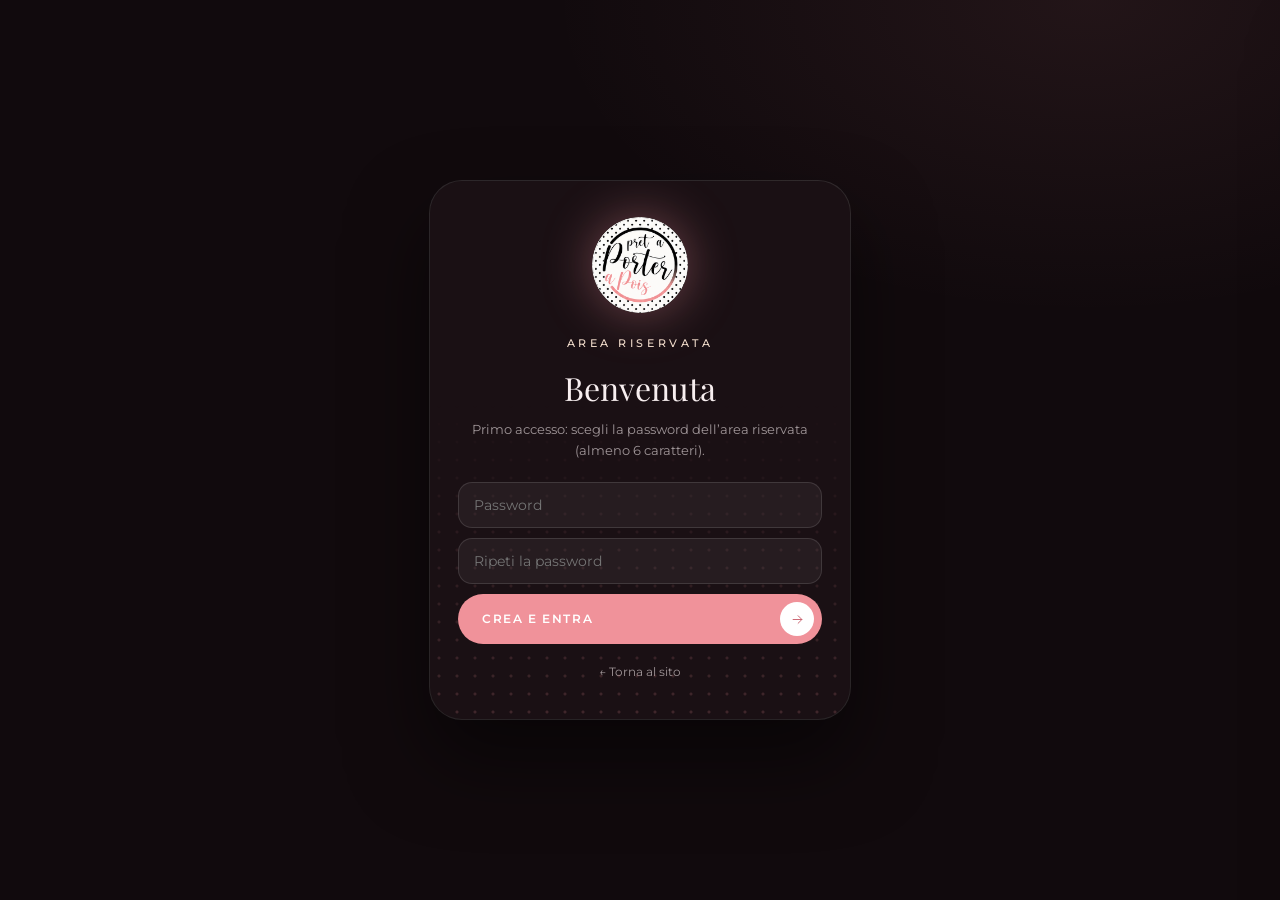
<file: admin.html>
<!doctype html>
<html lang="it">
<head>
<meta charset="utf-8">
<meta name="viewport" content="width=device-width,initial-scale=1,viewport-fit=cover">
<meta name="robots" content="noindex,nofollow">
<title>Area riservata · Prêt à Porter à Pois</title>
<meta name="theme-color" content="#110A0D">
<link rel="icon" href="img/favicon.png">
<link rel="preconnect" href="https://fonts.googleapis.com">
<link rel="preconnect" href="https://fonts.gstatic.com" crossorigin>
<link href="https://fonts.googleapis.com/css2?family=Allura&family=Montserrat:wght@400;500;600;700&family=Playfair+Display:ital,wght@0,400;0,700;1,400&display=swap" rel="stylesheet">
<link rel="stylesheet" href="css/home.css?v=1794435248">
<link rel="stylesheet" href="css/admin.css?v=1794435248">
</head>
<body class="adm">

<!-- accesso -->
<section class="login" id="login" hidden>
  <div class="lbox">
    <img src="img/logo.png" alt="" class="llogo">
    <span class="eyebrow">Area riservata</span>
    <h1 id="lTitle">Bentornata</h1>
    <p id="lText">Inserisci la password per gestire negozio, magazzino e contenuti.</p>
    <form id="lForm">
      <input type="password" id="lPw" autocomplete="current-password" placeholder="Password" required minlength="6">
      <input type="password" id="lPw2" autocomplete="new-password" placeholder="Ripeti la password" minlength="6" hidden>
      <button class="btn rosa"><span id="lBtn">Entra</span><span class="bi"><svg class="ico" viewBox="0 0 24 24"><path d="M5 12h14M13 6l6 6-6 6"/></svg></span></button>
      <p class="lerr" id="lErr" hidden></p>
    </form>
    <a class="back" href="index.html">← Torna al sito</a>
  </div>
</section>

<!-- applicazione -->
<div class="app" id="app" hidden>
  <aside class="side" id="side">
    <a class="sbrand" href="index.html" target="_blank" rel="noopener"><img src="img/logo.png" alt=""><span><b>Prêt à Porter à Pois</b><small>Area riservata</small></span></a>
    <nav id="nav"></nav>
    <div class="sfoot">
      <div class="mode"><i></i><span><b>Modalità prova</b>I dati restano in questo browser</span></div>
      <a class="sitelink" href="index.html" target="_blank" rel="noopener">Apri il sito ↗</a>
      <button class="logout" id="logout">Esci</button>
    </div>
  </aside>
  <div class="sscrim" id="sscrim"></div>
  <main class="main">
    <header class="mtop"><button class="ic burger" id="burger" aria-label="Menu"></button><h1 id="vTitle"></h1><div class="mact" id="mact"></div></header>
    <div class="view" id="view"></div>
  </main>
</div>

<!-- editor del capo -->
<div class="scrim" id="escrim"></div>
<aside class="editor" id="editor" aria-label="Modifica capo"></aside>

<!-- conferma -->
<div class="modal" id="confirm" role="dialog"><div class="scrim on" data-no></div><div class="box"><h3 id="cfT"></h3><p id="cfP" style="color:var(--muted);margin-top:8px"></p><div class="cfa"><button class="btn ghost sm" data-no>Annulla</button><button class="btn rosa sm" id="cfYes"><span>Conferma</span><span class="bi"><svg class="ico" viewBox="0 0 24 24"><path d="M5 12l5 5 9-10"/></svg></span></button></div></div></div>

<input type="file" id="fileCam" accept="image/*" capture="environment" hidden>
<input type="file" id="fileGal" accept="image/*" multiple hidden>
<div class="toast" id="toast"></div>

<script src="js/foto.js?v=1794435248"></script>
<script src="js/db.js?v=1794435248"></script>
<script src="js/inventario.js?v=1794435248"></script>
<script src="js/admin.js?v=1794435248"></script>
</body>
</html>
</file>
<file: css/home.css>
/* Prêt à Porter à Pois — homepage · impostazione "Maison" (scura, sezioni selezionabili) */
:root{
  --bg:#110A0D; --bg-2:#1A1014; --bg-3:#231519;
  --rosa:#F0929A; --rosa-2:#F7B4BA; --rosa-deep:#C9606D; --champagne:#F1DCCB; --cream:#F6EFEA;
  --txt:#F8EFF0; --muted:rgba(248,239,240,.6); --line:rgba(255,255,255,.12); --glass:rgba(255,255,255,.05);
  --nero:#141112;
  --serif:'Playfair Display',Georgia,serif; --script:'Allura','Brush Script MT',cursive; --sans:'Montserrat',system-ui,sans-serif;
  --r:20px; --ease:cubic-bezier(.22,1,.36,1); --pad:clamp(16px,4vw,48px); --head:68px;
}
*{box-sizing:border-box;margin:0;padding:0}
html{-webkit-text-size-adjust:100%;background:var(--bg)}
body{background:var(--bg);color:var(--txt);font-family:var(--sans);font-size:14px;line-height:1.6;overflow-x:clip}
img,svg{display:block;max-width:100%}
a{color:inherit;text-decoration:none}
button{font:inherit;color:inherit;background:none;border:0;cursor:pointer}
::selection{background:var(--rosa);color:#fff}
.wrap{width:min(1280px,100%);margin:0 auto;padding:0 var(--pad)}
.script{font-family:var(--script);font-weight:400;color:var(--rosa)}
.eyebrow{font-size:10.5px;letter-spacing:.34em;text-transform:uppercase;font-weight:500;color:var(--champagne)}
.title{font-family:var(--serif);font-weight:400;font-size:clamp(26px,3.4vw,42px);line-height:1.1}
.title i{color:var(--rosa)}
.ico{width:18px;height:18px;fill:none;stroke:currentColor;stroke-width:1.5;stroke-linecap:round;stroke-linejoin:round;flex-shrink:0}
main,footer,.annunci,header.top{position:relative;z-index:2}

/* ---------- pulsanti morbidi ---------- */
.btn{--bg:var(--txt);--fg:var(--nero);position:relative;display:inline-flex;align-items:center;gap:12px;padding:8px 8px 8px 24px;border-radius:999px;background:var(--bg);color:var(--fg);font-size:11.5px;font-weight:600;letter-spacing:.14em;text-transform:uppercase;transition:transform .4s var(--ease),box-shadow .4s,background .3s,color .3s;white-space:nowrap}
.btn .bi{width:34px;height:34px;border-radius:50%;display:grid;place-items:center;background:var(--nero);color:#fff;transition:transform .5s var(--ease),background .3s}
.btn .bi .ico{width:15px;height:15px}
.btn:hover{transform:translateY(-2px);box-shadow:0 14px 30px rgba(0,0,0,.35)}
.btn:hover .bi{transform:rotate(-45deg)}
.btn.rosa{--bg:var(--rosa);--fg:#fff}
.btn.rosa .bi{background:#fff;color:var(--rosa-deep)}
.btn.ghost{--bg:transparent;--fg:var(--txt);box-shadow:inset 0 0 0 1px rgba(255,255,255,.4);padding:8px 24px;min-height:50px}
.btn.ghost:hover{background:rgba(255,255,255,.08)}
.btn.sm{padding:6px 6px 6px 18px;font-size:10.5px}
.btn.sm .bi{width:28px;height:28px}
.btn:active{transform:scale(.97)}
.circ{width:44px;height:44px;border-radius:50%;display:grid;place-items:center;box-shadow:inset 0 0 0 1px rgba(255,255,255,.3);transition:all .35s var(--ease)}
.circ:hover{background:var(--txt);color:var(--nero);box-shadow:none}
.ulink{font-size:11px;font-weight:600;letter-spacing:.16em;text-transform:uppercase;padding-bottom:4px;background:linear-gradient(currentColor,currentColor) 0 100%/100% 1px no-repeat;transition:background-size .5s var(--ease)}
.ulink:hover{background-size:0 1px;background-position:100% 100%}

/* ================= SFONDO ANIMATO ================= */
#fx{position:fixed;inset:0;z-index:0;pointer-events:none;overflow:hidden}
#fx .aurora{position:absolute;inset:-20%;background:radial-gradient(40% 35% at 20% 25%,rgba(240,146,154,.16),transparent 70%),radial-gradient(35% 30% at 80% 70%,rgba(201,96,109,.15),transparent 70%);animation:aurora 26s ease-in-out infinite alternate;filter:blur(10px)}
@keyframes aurora{50%{transform:translate(-4%,3%) rotate(4deg)}100%{transform:translate(3%,-3%) rotate(-3deg)}}
#bokeh{position:absolute;inset:0;width:100%;height:100%}
#fx .grain{position:absolute;inset:0;opacity:.05;background-image:url("data:image/svg+xml,%3Csvg xmlns='http://www.w3.org/2000/svg' width='160' height='160'%3E%3Cfilter id='n'%3E%3CfeTurbulence type='fractalNoise' baseFrequency='.9' numOctaves='2'/%3E%3C/filter%3E%3Crect width='100%25' height='100%25' filter='url(%23n)'/%3E%3C/svg%3E")}
#fx .vign{position:absolute;inset:0;background:radial-gradient(ellipse at 50% 40%,transparent 40%,rgba(6,3,4,.6))}
.sketch{position:absolute;opacity:0;animation:sketchLife var(--life,9s) var(--ease) forwards}
.sketch svg{width:100%;height:auto;overflow:visible}
.sketch path{fill:none;stroke:var(--c,#F0929A);stroke-width:1.3;stroke-linecap:round;stroke-linejoin:round;stroke-dasharray:1;stroke-dashoffset:1;animation:sketchDraw calc(var(--life,9s) * .45) var(--ease) forwards}
@keyframes sketchDraw{to{stroke-dashoffset:0}}
@keyframes sketchLife{0%{opacity:0;transform:translateY(14px) rotate(var(--rot,0deg)) scale(.96)}12%,70%{opacity:var(--op,.3)}100%{opacity:0;transform:translateY(-26px) rotate(calc(var(--rot,0deg) * -1)) scale(1.04);filter:blur(3px)}}
.word{position:absolute;font-family:var(--script);color:var(--champagne);white-space:nowrap;opacity:0;animation:wordLife 8s ease-in-out forwards}
@keyframes wordLife{0%{opacity:0;filter:blur(8px);transform:translateY(10px)}20%,65%{opacity:var(--op,.15);filter:blur(0);transform:none}100%{opacity:0;filter:blur(10px);transform:translateY(-14px)}}

/* ================= LOADER ================= */
#loader{position:fixed;inset:0;z-index:100;background:var(--bg);display:grid;place-items:center;transition:clip-path 1s var(--ease) .1s;clip-path:circle(150% at 50% 50%)}
#loader.out{clip-path:circle(0% at 50% 50%)}
#loader .logo{width:min(150px,40vw);border-radius:50%;box-shadow:0 0 80px rgba(240,146,154,.45);animation:logoIn 1s var(--ease) both}
@keyframes logoIn{from{transform:scale(.5) rotate(-90deg);opacity:0}}

/* ================= ANNUNCI + HEADER ================= */
.annunci{background:#000;color:var(--champagne);font-size:10px;letter-spacing:.22em;text-transform:uppercase;overflow:hidden;white-space:nowrap;height:30px;display:flex;align-items:center}
.annunci .track{display:inline-flex;gap:46px;animation:mq 46s linear infinite}
.annunci span{display:inline-flex;align-items:center;gap:46px}
.annunci span::after{content:"";width:4px;height:4px;border-radius:50%;background:var(--rosa)}
@keyframes mq{to{transform:translateX(-50%)}}
header.top{position:sticky;top:0;z-index:40;transition:background .5s,box-shadow .5s}
header.top.scrolled{background:rgba(17,10,13,.82);backdrop-filter:blur(18px);-webkit-backdrop-filter:blur(18px);box-shadow:0 1px 0 var(--line)}
.nav{display:grid;grid-template-columns:1fr auto 1fr;align-items:center;height:var(--head)}
.nav .left,.nav .right{display:flex;align-items:center;gap:4px}
.nav .right{justify-content:flex-end}
.tbtn{display:inline-flex;align-items:center;gap:9px;height:40px;padding:0 14px;border-radius:999px;font-size:11px;letter-spacing:.16em;text-transform:uppercase;font-weight:500;transition:background .3s}
.tbtn:hover{background:rgba(255,255,255,.08)}
.ic{width:40px;height:40px;border-radius:50%;display:grid;place-items:center;position:relative;transition:background .3s}
.ic:hover{background:rgba(255,255,255,.08)}
.ic .n{position:absolute;top:3px;right:2px;min-width:16px;height:16px;padding:0 4px;border-radius:8px;background:var(--rosa);color:#fff;font-size:9px;font-weight:700;display:grid;place-items:center;transform:scale(0);transition:transform .4s var(--ease)}
.ic .n.show{transform:scale(1)}
.ic .n.bump{animation:bump .5s var(--ease)}
@keyframes bump{40%{transform:scale(1.5)}}
.brand{display:flex;align-items:center;gap:12px}
.brand img{width:44px;height:44px;border-radius:50%;box-shadow:0 0 0 1px rgba(255,255,255,.25);transition:transform .8s var(--ease)}
.brand:hover img{transform:rotate(-16deg)}
.brand b{font-family:var(--serif);font-weight:400;font-size:19px;letter-spacing:.06em;white-space:nowrap}
.lang{height:32px;padding:0 4px;border-radius:999px;box-shadow:inset 0 0 0 1px var(--line);display:flex;align-items:center;font-size:10px;font-weight:600;letter-spacing:.1em;margin-right:4px}
.lang b{padding:4px 7px;border-radius:999px;opacity:.5;transition:all .3s}
.lang b.on{opacity:1;background:var(--txt);color:var(--nero)}

/* ================= MENU A SCHERMO INTERO ================= */
.menu{position:fixed;inset:0;z-index:70;background:rgba(14,8,11,.97);backdrop-filter:blur(16px);display:grid;grid-template-columns:minmax(0,1fr) minmax(0,1fr);opacity:0;pointer-events:none;transition:opacity .5s var(--ease)}
.menu.on{opacity:1;pointer-events:auto}
.menu .mclose{position:absolute;top:14px;left:var(--pad);z-index:2}
.menu nav{padding:90px var(--pad) 40px;display:flex;flex-direction:column;gap:4px;overflow:auto}
.menu .msec{font-family:var(--serif);font-size:clamp(28px,4vw,46px);line-height:1.25;display:flex;align-items:center;gap:16px;opacity:0;transform:translateY(20px);transition:opacity .6s var(--ease),transform .6s var(--ease),color .3s;width:max-content;max-width:100%}
.menu.on .msec{opacity:1;transform:none}
.menu .msec small{font-family:var(--sans);font-size:10px;letter-spacing:.2em;color:var(--rosa);align-self:flex-start;margin-top:12px}
.menu .msec:hover{color:var(--rosa)}
.menu .mcats{display:flex;flex-wrap:wrap;gap:8px;margin-top:26px;max-width:520px}
.menu .mimg{position:relative;overflow:hidden}
.menu .mimg img{position:absolute;inset:0;width:100%;height:100%;object-fit:cover;opacity:0;transform:scale(1.08);transition:opacity .8s var(--ease),transform 1.6s var(--ease)}
.menu .mimg img.on{opacity:1;transform:none}
.menu .mimg::after{content:"";position:absolute;inset:0;background:linear-gradient(90deg,rgba(14,8,11,.9),transparent 40%)}

/* ================= HERO ================= */
.hero{position:relative;height:calc(100svh - 30px);min-height:580px;max-height:920px;margin-top:calc(var(--head) * -1);overflow:hidden;display:grid;align-items:end}
.slides{position:absolute;inset:0}
.slides img{position:absolute;inset:0;width:100%;height:100%;object-fit:cover;opacity:0;transform:scale(1.12);transition:opacity 1.8s ease,transform 8s linear}
.slides img.on{opacity:1;transform:scale(1)}
.hero::before{content:"";position:absolute;inset:0;z-index:1;background:linear-gradient(180deg,rgba(17,10,13,.7) 0%,rgba(17,10,13,.25) 30%,rgba(17,10,13,.55) 65%,var(--bg) 100%),linear-gradient(90deg,rgba(17,10,13,.8),transparent 65%)}
#dots{position:absolute;inset:0;width:100%;height:100%;z-index:1;opacity:.5}
.hero .wrap{position:relative;z-index:2;display:grid;grid-template-columns:1.1fr .9fr;gap:30px;align-items:center;padding-bottom:clamp(30px,6vh,70px)}
.hero h1{font-family:var(--serif);font-weight:400;font-size:clamp(38px,5.4vw,78px);line-height:1;letter-spacing:-.01em;margin:16px 0}
.hero h1 .line{display:block;overflow:hidden;padding-bottom:.08em}
.hero h1 .line>span{display:inline-block;transform:translateY(110%);transition:transform 1.2s var(--ease)}
.ready .hero h1 .line>span{transform:none}
.hero h1 .line:nth-child(2)>span{transition-delay:.12s}
.hero h1 .script{font-size:1.25em;line-height:.8}
.hero p.lead{max-width:420px;color:var(--muted);font-size:14.5px}
.hero .fade{opacity:0;transform:translateY(16px);transition:all 1s var(--ease) .5s}
.ready .hero .fade{opacity:1;transform:none}
.ctas{display:flex;flex-wrap:wrap;gap:10px;margin-top:26px}
.dotsnav{display:flex;gap:8px;margin-top:28px}
.dotsnav button{width:26px;height:3px;border-radius:2px;background:rgba(255,255,255,.25);position:relative;overflow:hidden}
.dotsnav button.on::after{content:"";position:absolute;inset:0;background:var(--rosa);transform-origin:left;animation:prog 6s linear forwards}
@keyframes prog{from{transform:scaleX(0)}}
.hero-art{position:relative;aspect-ratio:1;width:100%;max-width:440px;justify-self:center;margin-bottom:10px}
.ring{position:absolute;inset:5%;animation:spin 40s linear infinite}
.ring text{font-family:var(--sans);font-size:12px;letter-spacing:.42em;font-weight:500;fill:var(--champagne);text-transform:uppercase}
@keyframes spin{to{transform:rotate(360deg)}}
.hero-logo{position:absolute;inset:20%;border-radius:50%;box-shadow:0 0 0 8px rgba(255,255,255,.07),0 30px 90px rgba(240,146,154,.4);transform:scale(.6) rotate(-40deg);opacity:0;transition:transform 1.4s var(--ease) .35s,opacity 1s .35s}
.ready .hero-logo{transform:none;opacity:1}
.polaroid{position:absolute;width:28%;background:#fff;padding:6px 6px 24px;border-radius:4px;box-shadow:0 20px 50px rgba(0,0,0,.55);transform:rotate(var(--rot));transition:transform .8s var(--ease)}
.polaroid img{width:100%;aspect-ratio:4/5;object-fit:cover;border-radius:2px;background:#eee}
.polaroid small{position:absolute;left:0;right:0;bottom:3px;text-align:center;font-family:var(--script);font-size:18px;color:var(--rosa-deep)}
.polaroid.p1{left:-4%;top:8%;--rot:-9deg}
.polaroid.p2{right:-5%;top:2%;--rot:8deg}
.polaroid.p3{left:2%;bottom:0;--rot:6deg}
.polaroid:hover{transform:rotate(0) scale(1.08);z-index:3}

/* ================= SELETTORE SEZIONI ================= */
.stage{position:relative;padding:22px 0 60px;scroll-margin-top:var(--head)}
.seg-wrap{position:sticky;top:calc(var(--head) + 10px);z-index:30;display:flex;justify-content:center;padding:0 var(--pad);margin-bottom:34px}
.seg{position:relative;display:flex;gap:2px;padding:5px;border-radius:999px;background:rgba(26,16,20,.82);backdrop-filter:blur(16px);-webkit-backdrop-filter:blur(16px);box-shadow:0 0 0 1px var(--line),0 20px 40px rgba(0,0,0,.35)}
.seg .blob{position:absolute;top:5px;bottom:5px;left:0;width:0;border-radius:999px;background:var(--txt);transition:left .6s var(--ease),width .6s var(--ease)}
.seg button{position:relative;z-index:1;display:flex;align-items:center;gap:9px;height:44px;padding:0 20px;border-radius:999px;font-size:11px;font-weight:600;letter-spacing:.14em;text-transform:uppercase;color:var(--muted);transition:color .4s}
.seg button:hover{color:var(--txt)}
.seg button.on{color:var(--nero)}
.panel{display:none}
.panel.on{display:block}
.panel.on .st{animation:stIn .9s var(--ease) both;animation-delay:calc(var(--i,0) * 80ms)}
@keyframes stIn{from{opacity:0;transform:translateY(26px)}}
.phead{display:flex;justify-content:space-between;align-items:flex-end;gap:16px;margin-bottom:22px;flex-wrap:wrap}
.phead p{color:var(--muted);max-width:420px;font-size:13.5px;margin-top:6px}
.phead .ctrls{display:flex;gap:8px}

/* chips categorie */
.chips{display:flex;gap:8px;overflow-x:auto;scrollbar-width:none;padding:2px var(--pad) 22px;margin:0 calc(var(--pad) * -1)}
.chips::-webkit-scrollbar{display:none}
.chip{flex-shrink:0;display:inline-flex;align-items:center;gap:8px;height:40px;padding:0 16px 0 12px;border-radius:999px;box-shadow:inset 0 0 0 1px var(--line);background:var(--glass);font-size:12px;font-weight:500;transition:all .4s var(--ease);white-space:nowrap}
.chip .ico{width:17px;height:17px;color:var(--rosa)}
.chip small{font-size:10px;color:var(--muted)}
.chip:hover{box-shadow:inset 0 0 0 1px rgba(240,146,154,.6)}
.chip.on{background:var(--txt);color:var(--nero);box-shadow:none}
.chip.on .ico{color:var(--rosa-deep)}
.chip.on small{color:#7d7073}

/* card prodotto */
.rail{display:grid;grid-auto-flow:column;grid-auto-columns:clamp(210px,22vw,290px);gap:18px;overflow-x:auto;scroll-snap-type:x mandatory;padding:4px var(--pad) 10px;margin:0 calc(var(--pad) * -1);scrollbar-width:none;cursor:grab}
.rail::-webkit-scrollbar{display:none}
.rail.drag{cursor:grabbing;scroll-snap-type:none}
.rail.swap .card{animation:stIn .7s var(--ease) both}
.card{scroll-snap-align:start;position:relative}
.card .ph{position:relative;aspect-ratio:4/5;border-radius:var(--r);overflow:hidden;background:var(--bg-3)}
.card .ph img{position:absolute;inset:0;width:100%;height:100%;object-fit:cover;transition:transform 1.4s var(--ease),opacity .6s}
.card .ph img.b{opacity:0}
.card:hover .ph img{transform:scale(1.06)}
.card:hover .ph img.b{opacity:1}
.card .ph::after{content:"";position:absolute;inset:auto 0 0;height:40%;background:linear-gradient(transparent,rgba(0,0,0,.35));pointer-events:none}
.card .badge{position:absolute;left:12px;top:12px;z-index:2;height:24px;padding:0 10px;border-radius:999px;display:grid;place-items:center;background:var(--rosa);color:#fff;font-size:10px;font-weight:700;letter-spacing:.08em}
.card .badge.new{background:rgba(255,255,255,.92);color:var(--nero)}
.card .fav,.card .add{position:absolute;z-index:2;width:40px;height:40px;border-radius:50%;display:grid;place-items:center;background:rgba(255,255,255,.92);color:var(--nero);transition:transform .4s var(--ease),opacity .4s,background .3s,color .3s}
.card .fav{right:10px;top:10px}
.card .add{right:10px;bottom:10px;transform:scale(.8);opacity:0}
.card:hover .add,.card:focus-within .add{transform:none;opacity:1}
.card .add:hover{background:var(--rosa);color:#fff}
.card .fav.on{color:var(--rosa-deep);animation:bump .5s var(--ease)}
.card .fav.on .ico{fill:currentColor}
.card .info{padding:12px 4px 0}
.card .info h4{font-family:var(--serif);font-weight:400;font-size:15.5px;line-height:1.3;display:-webkit-box;-webkit-line-clamp:1;-webkit-box-orient:vertical;overflow:hidden}
.card .meta{display:flex;justify-content:space-between;align-items:center;gap:8px;margin-top:4px}
.card .price{display:flex;gap:8px;align-items:baseline;font-weight:600;font-size:13.5px}
.card .price s{color:var(--muted);font-weight:400;font-size:12px}
.card .price .now{color:var(--rosa)}
.sw{display:flex;gap:5px}
.sw button{width:14px;height:14px;border-radius:50%;box-shadow:0 0 0 1px rgba(255,255,255,.3);transition:transform .25s,box-shadow .25s}
.sw button.on{box-shadow:0 0 0 2px var(--bg),0 0 0 3px var(--rosa)}
.sw button:hover{transform:scale(1.2)}
.more{display:flex;justify-content:center;margin-top:26px}

/* collezione: griglia di foto */
.tiles{display:grid;grid-template-columns:repeat(5,1fr);gap:14px}
.tile{position:relative;border-radius:var(--r);overflow:hidden;aspect-ratio:3/4;display:block;isolation:isolate}
.tile img{position:absolute;inset:0;width:100%;height:100%;object-fit:cover;transition:transform 1.4s var(--ease);z-index:-1}
.tile:hover img{transform:scale(1.08)}
.tile::after{content:"";position:absolute;inset:0;z-index:-1;background:linear-gradient(transparent 45%,rgba(10,5,7,.8))}
.tile .cap{position:absolute;left:14px;right:14px;bottom:14px;display:flex;justify-content:space-between;align-items:flex-end;gap:8px}
.tile b{font-family:var(--serif);font-weight:400;font-size:19px;line-height:1.1}
.tile small{display:block;font-size:10px;letter-spacing:.16em;text-transform:uppercase;color:var(--champagne);margin-top:4px}
.tile .go{width:34px;height:34px;border-radius:50%;background:rgba(255,255,255,.9);color:var(--nero);display:grid;place-items:center;flex-shrink:0;transform:scale(.7) rotate(-45deg);opacity:0;transition:all .5s var(--ease)}
.tile:hover .go{transform:none;opacity:1}

/* ribassi */
.drop{display:grid;grid-template-columns:1fr 1fr;gap:clamp(24px,4vw,60px);align-items:center}
.steps{display:grid;gap:10px;margin-top:22px}
.steps li{list-style:none;display:flex;gap:14px;align-items:center;padding:8px 18px 8px 8px;border-radius:999px;background:var(--glass);box-shadow:inset 0 0 0 1px var(--line);font-size:13px;color:var(--muted)}
.steps li b{flex-shrink:0;width:50px;height:50px;border-radius:50%;display:grid;place-items:center;background:var(--txt);color:var(--rosa-deep);font-family:var(--serif);font-size:16px;font-weight:400}
.tag{position:relative;padding:30px;border-radius:28px;background:var(--cream);color:var(--nero);box-shadow:0 30px 70px rgba(0,0,0,.45)}
.tag .eyebrow{color:var(--rosa-deep)}
.tag .row{display:flex;gap:16px;align-items:center;margin-top:10px}
.tag .row img{width:80px;height:100px;border-radius:14px;object-fit:cover}
.tag .nm{font-family:var(--serif);font-size:20px;line-height:1.2}
.tag .big{display:flex;align-items:baseline;gap:12px;margin:6px 0 8px}
.tag .big b{font-family:var(--serif);font-size:clamp(46px,5.5vw,66px);font-weight:400;line-height:1;font-variant-numeric:tabular-nums}
.tag .big s{font-size:18px;color:#8a7d80}
.tag .off{display:inline-flex;align-items:center;height:28px;padding:0 12px;border-radius:999px;background:var(--rosa-deep);color:#fff;font-weight:600;font-size:11px;letter-spacing:.04em}
.tag .off.zero{background:#e6dcdc;color:#6b5f62}
.tag .off.pulse{animation:bump .5s var(--ease)}
.sl{margin-top:18px}
.sl label{display:flex;justify-content:space-between;font-size:11.5px;font-weight:600;margin-bottom:10px;color:#6b5f62}
.sl label span:last-child{color:var(--rosa-deep)}
input[type=range]{-webkit-appearance:none;appearance:none;width:100%;height:6px;border-radius:3px;background:linear-gradient(90deg,var(--rosa) var(--p,0%),rgba(20,17,18,.12) var(--p,0%));outline:none}
input[type=range]::-webkit-slider-thumb{-webkit-appearance:none;width:24px;height:24px;border-radius:50%;background:#fff;box-shadow:0 2px 8px rgba(0,0,0,.25),0 0 0 6px rgba(240,146,154,.25);cursor:grab}
input[type=range]::-moz-range-thumb{width:22px;height:22px;border:0;border-radius:50%;background:#fff;box-shadow:0 2px 8px rgba(0,0,0,.25);cursor:grab}
.floor{margin-top:16px;font-size:11px;color:#6b5f62}

/* shopping tour */
.tour-card{position:relative;border-radius:28px;overflow:hidden;padding:clamp(24px,4vw,48px);isolation:isolate}
.tour-card>img{position:absolute;inset:0;width:100%;height:100%;object-fit:cover;z-index:-2;transform:scale(1.05);animation:kb 24s ease-in-out infinite alternate}
@keyframes kb{to{transform:scale(1.15) translate(-2%,-2%)}}
.tour-card::before{content:"";position:absolute;inset:0;z-index:-1;background:linear-gradient(100deg,rgba(14,8,11,.94) 30%,rgba(14,8,11,.72) 65%,rgba(14,8,11,.55))}
.tour h2{font-family:var(--serif);font-weight:700;font-size:clamp(36px,5.5vw,72px);line-height:.95}
.tour h2 em{font-style:normal;color:var(--rosa)}
.tour h2 .script{font-weight:400;font-size:.65em;color:var(--txt);margin-left:.15em}
.tour .sub{display:inline-flex;align-items:center;height:30px;padding:0 14px;border-radius:999px;background:var(--rosa);color:#fff;font-weight:600;letter-spacing:.14em;text-transform:uppercase;font-size:10px;margin-top:14px}
.tour-head{display:grid;grid-template-columns:1fr minmax(0,360px);gap:30px;align-items:end}
.tour-head p{color:var(--muted);font-size:13.5px}
.route{display:grid;grid-template-columns:1fr 1.1fr 1fr;align-items:center;gap:14px;margin-top:30px}
.route>div{min-width:0}
.route ul{list-style:none;display:grid;gap:8px}
.route li{display:flex;gap:12px;align-items:center;padding:6px 14px 6px 6px;border-radius:999px;background:rgba(255,255,255,.07);box-shadow:inset 0 0 0 1px var(--line);backdrop-filter:blur(6px);transition:background .3s,transform .4s var(--ease)}
.route li:hover{background:rgba(240,146,154,.18);transform:translateX(4px)}
.route li i{flex-shrink:0;width:38px;height:38px;border-radius:50%;background:var(--rosa);display:grid;place-items:center;color:#fff}
.route .to li i{background:var(--txt);color:var(--rosa-deep)}
.route li b{display:block;font-size:11px;letter-spacing:.1em;text-transform:uppercase;font-weight:600}
.route li small{color:var(--muted);font-size:11px;line-height:1.3;display:block}
.route .lbl{font-size:10px;letter-spacing:.3em;text-transform:uppercase;color:var(--rosa);margin:0 0 8px 6px;font-weight:600}
.route svg.map{width:100%;height:auto;overflow:visible}
.map .p{fill:none;stroke:var(--rosa);stroke-width:1.4;stroke-dasharray:4 7;opacity:.8;animation:flow 1.1s linear infinite}
@keyframes flow{to{stroke-dashoffset:-22}}
.map .hub{fill:var(--rosa)}
.map .hubtxt{font-family:var(--script);font-size:40px;fill:#fff}
.map .pulse{fill:none;stroke:var(--rosa);transform-origin:center;transform-box:fill-box;animation:pring 2.4s ease-out infinite}
@keyframes pring{from{transform:scale(.6);opacity:1}to{transform:scale(2.2);opacity:0}}
.tour-foot{display:flex;flex-wrap:wrap;gap:14px;align-items:center;justify-content:space-between;margin-top:28px}
.vals{display:flex;flex-wrap:wrap;gap:6px}
.vals span{display:inline-flex;align-items:center;gap:6px;height:30px;padding:0 12px;border-radius:999px;font-size:10px;letter-spacing:.14em;text-transform:uppercase;box-shadow:inset 0 0 0 1px var(--line);color:var(--muted)}
.vals span::before{content:"";width:5px;height:5px;border-radius:50%;background:var(--rosa)}
.route .mob-line{display:none}

/* boutique */
.shops{display:grid;grid-template-columns:repeat(4,1fr);gap:16px}
.shop{position:relative;border-radius:var(--r);overflow:hidden;background:var(--bg-2);box-shadow:inset 0 0 0 1px var(--line);display:flex;flex-direction:column;transition:transform .5s var(--ease)}
.shop:hover{transform:translateY(-6px)}
.shop .im{position:relative;aspect-ratio:4/3;overflow:hidden}
.shop .im img{width:100%;height:100%;object-fit:cover;transition:transform 1.4s var(--ease)}
.shop:hover .im img{transform:scale(1.08)}
.shop .num{position:absolute;left:12px;top:12px;height:26px;padding:0 10px;border-radius:999px;background:rgba(17,10,13,.75);backdrop-filter:blur(6px);display:grid;place-items:center;font-size:10px;letter-spacing:.14em;font-weight:600}
.shop .flag{position:absolute;right:12px;top:12px;height:26px;padding:0 10px;border-radius:999px;background:var(--rosa);color:#fff;display:grid;place-items:center;font-size:9.5px;letter-spacing:.12em;font-weight:700;text-transform:uppercase}
.shop .bd{padding:16px 18px 18px;display:flex;flex-direction:column;flex:1}
.shop h3{font-family:var(--serif);font-weight:400;font-size:19px;line-height:1.15}
.shop p{color:var(--muted);font-size:12.5px;margin-top:4px}
.shop .meta{margin-top:12px;font-size:12px;display:grid;gap:2px;color:var(--muted)}
.shop .meta b{font-weight:600;color:var(--txt)}
.shop .soon{color:var(--rosa);font-style:italic}
.shop .go{margin-top:auto;padding-top:14px}

/* club: newsletter + servizi */
.club{display:grid;grid-template-columns:1.2fr 1fr;gap:16px}
.news-card{position:relative;border-radius:28px;overflow:hidden;background:var(--rosa);padding:clamp(26px,4vw,44px);color:#fff;isolation:isolate}
.news-card::before{content:"";position:absolute;inset:0;z-index:-1;background-image:radial-gradient(rgba(255,255,255,.32) 1.6px,transparent 1.9px);background-size:20px 20px;animation:drift 30s linear infinite}
@keyframes drift{to{background-position:200px 100px}}
.news-card .pct{font-family:var(--serif);font-size:clamp(60px,8vw,104px);line-height:.85;font-weight:700;text-shadow:4px 4px 0 var(--nero)}
.news-card .title{margin-top:8px}
.news-card form{display:flex;margin-top:20px;background:#fff;border-radius:999px;padding:5px;gap:5px;max-width:460px}
.news-card input{flex:1;min-width:0;border:0;outline:0;padding:0 16px;font:inherit;color:var(--nero);background:transparent}
.news-card .btn{--bg:var(--nero);--fg:#fff}
.news-card .btn .bi{background:var(--rosa);color:#fff}
.news-card small{display:block;margin-top:10px;font-size:11px;opacity:.9}
.perks{display:grid;grid-template-columns:1fr 1fr;gap:12px}
.perk{border-radius:var(--r);padding:18px;background:var(--glass);box-shadow:inset 0 0 0 1px var(--line);display:flex;flex-direction:column;gap:10px}
.perk i{width:44px;height:44px;border-radius:50%;display:grid;place-items:center;background:rgba(240,146,154,.15);color:var(--rosa)}
.perk i .ico{width:20px;height:20px}
.perk b{font-size:13px;font-weight:600}
.perk small{color:var(--muted);font-size:11.5px;line-height:1.4}

/* footer */
footer{padding:40px 0 22px;border-top:1px solid var(--line);background:rgba(8,4,6,.65)}
footer .grid{display:grid;grid-template-columns:1.4fr 1fr 1fr 1.2fr;gap:28px}
footer h5{font-size:10px;letter-spacing:.24em;text-transform:uppercase;margin-bottom:12px;color:var(--champagne)}
footer ul{list-style:none;display:grid;gap:6px;font-size:12.5px;color:var(--muted)}
footer a:hover{color:var(--rosa)}
footer .logo-f{width:64px;border-radius:50%;margin-bottom:10px}
footer p{color:var(--muted);font-size:12.5px}
footer .dots-row{display:flex;gap:12px;margin:30px 0 16px;flex-wrap:wrap}
footer .dots-row i,footer .dots-row a{width:7px;height:7px;border-radius:50%;background:rgba(255,255,255,.18);display:block}
footer .dots-row a,footer .dots-row i.r{background:var(--rosa)}
footer .dots-row a{cursor:default}
footer .legal{display:flex;flex-wrap:wrap;justify-content:space-between;gap:8px;font-size:11px;color:var(--muted)}
.pay{display:flex;gap:6px;flex-wrap:wrap;margin-top:12px}
.pay span{font-size:9px;font-weight:700;letter-spacing:.06em;border-radius:999px;padding:5px 9px;box-shadow:inset 0 0 0 1px var(--line);color:var(--muted)}

/* carrello, ricerca, modale, toast */
.scrim{position:fixed;inset:0;background:rgba(6,3,4,.6);backdrop-filter:blur(4px);z-index:60;opacity:0;pointer-events:none;transition:opacity .4s}
.scrim.on{opacity:1;pointer-events:auto}
.drawer{position:fixed;top:10px;right:10px;bottom:10px;width:min(400px,calc(100% - 20px));background:var(--bg-2);border-radius:24px;box-shadow:0 0 0 1px var(--line);z-index:61;transform:translateX(110%);transition:transform .6s var(--ease);display:flex;flex-direction:column;overflow:hidden}
.drawer.on{transform:none}
.drawer header{display:flex;justify-content:space-between;align-items:center;padding:14px 14px 14px 22px;border-bottom:1px solid var(--line)}
.drawer header b{font-family:var(--serif);font-size:22px;font-weight:400}
.drawer .items{flex:1;overflow:auto;padding:6px 22px}
.drawer .it{display:grid;grid-template-columns:62px 1fr auto;gap:12px;align-items:center;padding:12px 0;border-bottom:1px solid var(--line);animation:stIn .5s var(--ease)}
.drawer .it img{width:62px;height:78px;border-radius:12px;object-fit:cover}
.drawer .it h6{font-family:var(--serif);font-size:14px;font-weight:400;line-height:1.25}
.drawer .it small{color:var(--muted);font-size:11px}
.drawer .it button{font-size:11px;color:var(--muted);text-decoration:underline}
.drawer .empty{text-align:center;padding:60px 10px;color:var(--muted)}
.drawer .empty .script{font-size:42px;display:block}
.drawer .foot{padding:18px 22px;border-top:1px solid var(--line)}
.ship{font-size:12px;margin-bottom:12px;color:var(--muted)}
.ship b{color:var(--txt)}
.ship .bar{height:6px;border-radius:3px;background:rgba(255,255,255,.1);margin-top:8px;overflow:hidden}
.ship .bar i{display:block;height:100%;border-radius:3px;background:var(--rosa);width:0;transition:width .8s var(--ease)}
.tot{display:flex;justify-content:space-between;font-size:16px;font-weight:600;margin-bottom:12px}
.drawer .btn{width:100%;justify-content:space-between}
.search{position:fixed;inset:0;z-index:72;background:rgba(14,8,11,.95);backdrop-filter:blur(14px);display:flex;flex-direction:column;opacity:0;pointer-events:none;transition:opacity .4s}
.search.on{opacity:1;pointer-events:auto}
.search .bar{display:flex;align-items:center;gap:10px;margin:40px auto 0;width:min(760px,calc(100% - 32px));height:62px;padding:0 8px 0 22px;border-radius:999px;background:rgba(255,255,255,.07);box-shadow:inset 0 0 0 1px var(--line)}
.search input{flex:1;min-width:0;border:0;outline:0;background:transparent;font-family:var(--serif);font-size:clamp(18px,2.6vw,26px);color:var(--txt)}
.search .res{width:min(760px,calc(100% - 32px));margin:16px auto;overflow:auto;display:grid;gap:6px}
.search .res a{display:flex;align-items:center;gap:14px;padding:8px 16px 8px 8px;border-radius:18px;transition:background .3s}
.search .res a:hover{background:rgba(255,255,255,.06)}
.search .res img{width:48px;height:60px;border-radius:10px;object-fit:cover}
.search .res span{flex:1;font-size:14px}
.search .res mark{background:rgba(240,146,154,.35);color:inherit;border-radius:3px}
.search .hint{color:var(--muted);font-size:13px;padding:6px 14px}
.modal{position:fixed;inset:0;z-index:80;display:grid;place-items:center;padding:16px;opacity:0;pointer-events:none;transition:opacity .35s}
.modal.on{opacity:1;pointer-events:auto}
.modal .box{position:relative;background:var(--bg-2);border-radius:28px;box-shadow:0 0 0 1px var(--line);width:min(520px,100%);max-height:calc(100svh - 32px);overflow:auto;padding:28px;transform:translateY(30px) scale(.97);transition:transform .5s var(--ease)}
.modal.on .box{transform:none}
.modal h3{font-family:var(--serif);font-weight:400;font-size:26px;line-height:1.1}
.modal form{display:grid;grid-template-columns:1fr 1fr;gap:12px;margin-top:18px}
.modal label{display:grid;gap:6px;font-size:10px;font-weight:600;letter-spacing:.12em;text-transform:uppercase;color:var(--muted)}
.modal .full{grid-column:1/-1}
.modal input,.modal select{font:inherit;font-size:14px;text-transform:none;letter-spacing:0;font-weight:400;height:46px;padding:0 16px;border-radius:999px;border:0;box-shadow:inset 0 0 0 1px var(--line);background:rgba(255,255,255,.05);color:var(--txt);width:100%;color-scheme:dark}
.modal .chipset{display:flex;flex-wrap:wrap;gap:6px}
.modal .chipset label{display:inline-flex;align-items:center;gap:6px;text-transform:none;letter-spacing:0;font-weight:500;font-size:12.5px;height:36px;padding:0 12px;border-radius:999px;box-shadow:inset 0 0 0 1px var(--line);cursor:pointer;color:var(--txt)}
.modal .chipset input{width:auto;height:auto;accent-color:var(--rosa);box-shadow:none}
.modal .x{position:absolute;right:14px;top:14px}
.modal .btn{grid-column:1/-1;justify-content:space-between}
.toast{position:fixed;left:50%;bottom:24px;z-index:90;transform:translate(-50%,180%);background:var(--cream);color:var(--nero);min-height:46px;padding:8px 20px 8px 8px;border-radius:999px;font-size:13px;transition:transform .5s var(--ease);display:flex;gap:10px;align-items:center;max-width:calc(100% - 32px);box-shadow:0 20px 40px rgba(0,0,0,.4)}
.toast::before{content:"";width:30px;height:30px;border-radius:50%;background:var(--rosa) url("data:image/svg+xml,%3Csvg xmlns='http://www.w3.org/2000/svg' viewBox='0 0 24 24' fill='none' stroke='white' stroke-width='2.4' stroke-linecap='round' stroke-linejoin='round'%3E%3Cpath d='M5 12l5 5 9-10'/%3E%3C/svg%3E") center/16px no-repeat;flex-shrink:0}
.toast.on{transform:translate(-50%,0)}
.fly{position:fixed;left:0;top:0;z-index:95;width:14px;height:14px;border-radius:50%;background:var(--rosa);pointer-events:none;box-shadow:0 0 18px var(--rosa)}

/* ================= RESPONSIVE ================= */
@media (max-width:1100px){
  .tiles{grid-template-columns:repeat(4,1fr)}
  .shops{grid-template-columns:repeat(2,1fr)}
  footer .grid{grid-template-columns:1fr 1fr}
}
@media (max-width:900px){
  .hero .wrap{grid-template-columns:1fr;gap:0}
  .hero-art{order:-1;max-width:300px;margin:0 auto 4px}
  .drop,.club{grid-template-columns:1fr}
  .tour-head{grid-template-columns:1fr;gap:12px}
  .route{grid-template-columns:1fr;gap:10px}
  .route svg.map{display:none}
  .route ul.from{grid-template-columns:1fr 1fr}
  .route ul.to{display:flex;overflow-x:auto;scroll-snap-type:x mandatory;scrollbar-width:none;margin:0 calc(var(--pad) * -1 - 2px);padding:0 calc(var(--pad) + 2px)}
  .route ul.to::-webkit-scrollbar{display:none}
  .route .to li{flex:0 0 78%;scroll-snap-align:start}
  .route .mob-line{display:block;height:36px;width:2px;margin:0 auto;background:repeating-linear-gradient(var(--rosa) 0 5px,transparent 5px 10px);position:relative}
  .route .mob-line::after{content:"";position:absolute;left:50%;width:12px;height:12px;margin-left:-6px;border-radius:50%;background:var(--rosa);box-shadow:0 0 14px var(--rosa);animation:car 1.8s var(--ease) infinite}
  .menu{grid-template-columns:1fr}
  .menu .mimg{display:none}
  /* sul telefono il selettore diventa una barra in basso, come un'app */
  .seg-wrap{position:fixed;top:auto;bottom:max(10px,env(safe-area-inset-bottom));left:0;right:0;margin:0;padding:0 10px}
  .seg{width:100%;max-width:520px;justify-content:space-between;border-radius:26px;padding:6px}
  .seg .blob{top:6px;bottom:6px;border-radius:20px}
  .seg button{flex:1;flex-direction:column;justify-content:center;gap:3px;height:54px;padding:0 2px;border-radius:20px;font-size:8.5px;letter-spacing:.06em}
  .seg button .ico{width:20px;height:20px}
  body{padding-bottom:84px}
  .stage{padding-top:10px}
}
@keyframes car{from{top:0}to{top:calc(100% - 12px)}}
@media (max-width:640px){
  :root{--head:58px;--r:16px}
  body{font-size:13.5px}
  .tbtn span{display:none}
  .tbtn{padding:0;width:40px;justify-content:center}
  .brand b{display:none}
  .brand img{width:40px;height:40px}
  .lang{display:none}
  .ic{width:36px;height:36px}
  .hero{height:auto;min-height:0;max-height:none;padding-top:calc(var(--head) + 6px)}
  .hero h1{font-size:clamp(34px,10vw,42px);margin:10px 0}
  .hero p.lead{font-size:13px}
  .ctas{margin-top:18px}
  .btn{padding:6px 6px 6px 18px;font-size:10.5px}
  .btn .bi{width:30px;height:30px}
  .btn.ghost{min-height:42px;padding:6px 18px}
  .dotsnav{display:none}
  .hero-art{max-width:260px}
  .polaroid{padding:4px 4px 18px}
  .polaroid small{font-size:14px;bottom:1px}
  .rail{grid-auto-columns:46%;gap:12px}
  .card .add{opacity:1;transform:none;width:36px;height:36px}
  .card .fav{width:34px;height:34px}
  .card .info h4{font-size:14px}
  .card .meta{flex-direction:column;align-items:flex-start;gap:6px}
  .tiles{grid-template-columns:repeat(2,1fr);gap:10px}
  .tile b{font-size:16px}
  .tile .go{display:none}
  .shops{display:flex;overflow-x:auto;scroll-snap-type:x mandatory;scrollbar-width:none;gap:12px;margin:0 calc(var(--pad) * -1);padding:0 var(--pad) 4px}
  .shops::-webkit-scrollbar{display:none}
  .shop{flex:0 0 78%;scroll-snap-align:start}
  .perks{gap:8px}
  .perk{padding:14px}
  footer .grid{grid-template-columns:1fr 1fr;gap:20px}
  footer .grid>div:first-child{grid-column:1/-1}
  .tag{padding:22px}
  .modal form{grid-template-columns:1fr}
  .news-card form{flex-direction:column;border-radius:24px;padding:6px}
  .news-card input{height:44px}
  .news-card .btn{justify-content:space-between}
}
@media (prefers-reduced-motion:reduce){
  *,*::before,*::after{animation-duration:.01ms!important;animation-iteration-count:1!important;transition-duration:.01ms!important}
}

/* ================= CONSENSO COOKIE ================= */
.cookie{position:fixed;left:50%;bottom:max(18px,env(safe-area-inset-bottom));z-index:85;width:min(760px,calc(100% - 20px));transform:translate(-50%,40px);opacity:0;transition:transform .9s var(--ease),opacity .6s}
.cookie.on{transform:translate(-50%,0);opacity:1}
.ck-in{position:relative;display:grid;grid-template-columns:auto 1fr auto;gap:20px;align-items:center;padding:20px 22px;border-radius:30px;background:linear-gradient(140deg,rgba(36,21,26,.96),rgba(17,10,13,.97));backdrop-filter:blur(18px);-webkit-backdrop-filter:blur(18px);box-shadow:0 0 0 1px rgba(240,146,154,.28),0 30px 80px rgba(0,0,0,.6);overflow:hidden}
.ck-in::before{content:"";position:absolute;inset:0;pointer-events:none;background-image:radial-gradient(rgba(240,146,154,.22) 1.3px,transparent 1.6px);background-size:16px 16px;mask-image:linear-gradient(100deg,transparent 55%,#000);-webkit-mask-image:linear-gradient(100deg,transparent 55%,#000)}
.ck-logo{width:58px;height:58px;border-radius:50%;box-shadow:0 0 0 1px rgba(255,255,255,.25),0 0 30px rgba(240,146,154,.35);animation:ckSpin 14s linear infinite}
@keyframes ckSpin{to{transform:rotate(360deg)}}
.ck-body b{font-family:var(--serif);font-weight:400;font-size:19px;display:block;line-height:1.2}
.ck-body p{color:var(--muted);font-size:12.5px;margin-top:4px;line-height:1.5}
.ck-act{position:relative;display:flex;flex-direction:column;gap:8px;align-items:stretch}
.ck-act .btn{justify-content:space-between;min-width:170px}
.ck-act .btn.ghost{justify-content:center;min-height:42px}
.ck-link{font-size:10.5px;letter-spacing:.16em;text-transform:uppercase;color:var(--muted);text-decoration:underline;text-underline-offset:4px;padding:4px}
.ck-link:hover{color:var(--rosa)}
.ck-prefs{display:grid;gap:8px;margin-top:12px}
.sw-row{display:flex;align-items:center;justify-content:space-between;gap:14px;padding:10px 12px 10px 16px;border-radius:18px;background:rgba(255,255,255,.05);box-shadow:inset 0 0 0 1px var(--line);cursor:pointer}
.sw-row b{font-family:var(--sans)!important;font-size:12.5px!important;font-weight:600!important}
.sw-row small{display:block;color:var(--muted);font-size:11px}
.sw-row input{position:absolute;opacity:0;pointer-events:none}
.sw-row i{flex-shrink:0;width:44px;height:26px;border-radius:13px;background:rgba(255,255,255,.15);position:relative;transition:background .35s}
.sw-row i::after{content:"";position:absolute;top:3px;left:3px;width:20px;height:20px;border-radius:50%;background:#fff;transition:transform .45s var(--ease)}
.sw-row input:checked+i{background:var(--rosa)}
.sw-row input:checked+i::after{transform:translateX(18px)}
.sw-row input:disabled+i{opacity:.6}
@media (max-width:900px){.cookie{bottom:92px}}
@media (max-width:640px){
  .ck-in{grid-template-columns:auto 1fr;gap:12px 14px;padding:16px;border-radius:24px}
  .ck-logo{width:44px;height:44px}
  .ck-act{grid-column:1/-1;display:grid;grid-template-columns:1fr 1fr;gap:8px}
  .ck-act .btn{min-width:0}
  .ck-link{grid-column:1/-1}
}
[hidden]{display:none!important}
.perk b,.perk small{display:block}.perk small{margin-top:2px}
@media (max-width:900px){.toast{bottom:96px}}

/* una finestra chiusa (e il suo sfondo) non deve mai intercettare i clic */
.modal:not(.on),.modal:not(.on) *{pointer-events:none!important}
.modal>.scrim{z-index:0}.modal .box{z-index:1}
footer li a{display:block;padding:3px 0}
footer .dots-row a{position:relative}footer .dots-row a::after{content:"";position:absolute;inset:-12px}
</file>
<file: css/admin.css>
/* Prêt à Porter à Pois — area riservata */
body.adm{background:radial-gradient(60% 50% at 85% 0%,rgba(240,146,154,.08),transparent 70%),var(--bg);min-height:100svh}
.adm .toast{transform:translate(-50%,calc(100% + 140px))}.adm .toast.on{transform:translate(-50%,0)}

/* ---------- accesso ---------- */
.login{min-height:100svh;display:grid;place-items:center;padding:20px}
.lbox{width:min(420px,100%);text-align:center;padding:36px 28px;border-radius:32px;background:var(--bg-2);box-shadow:0 0 0 1px var(--line),0 40px 80px rgba(0,0,0,.5);position:relative;overflow:hidden}
.lbox::before{content:"";position:absolute;inset:0;background-image:radial-gradient(rgba(240,146,154,.18) 1.4px,transparent 1.7px);background-size:18px 18px;mask-image:linear-gradient(transparent 40%,#000);-webkit-mask-image:linear-gradient(transparent 40%,#000);pointer-events:none}
.llogo{width:96px;height:96px;border-radius:50%;margin:0 auto 18px;box-shadow:0 0 50px rgba(240,146,154,.4)}
.lbox h1{font-family:var(--serif);font-weight:400;font-size:32px;margin:8px 0 6px}
.lbox p{color:var(--muted);font-size:13px}
.lbox form{display:grid;gap:10px;margin-top:22px;position:relative}
.lbox .btn{justify-content:space-between}
.lerr{color:var(--rosa-2)!important}
.back{display:inline-block;margin-top:18px;font-size:12px;color:var(--muted)}

/* ---------- campi ---------- */
.adm input:not([type=checkbox]):not([type=radio]):not([type=range]):not([type=color]):not([type=file]),.adm select,.adm textarea{width:100%;height:46px;padding:0 16px;border-radius:14px;border:0;box-shadow:inset 0 0 0 1px var(--line);background:rgba(255,255,255,.05);color:var(--txt);font:inherit;font-size:14px;outline:none;color-scheme:dark;transition:box-shadow .25s,background .25s}
.adm textarea{height:auto;min-height:84px;padding:12px 16px;resize:vertical;line-height:1.5}
.adm input:focus,.adm select:focus,.adm textarea:focus{box-shadow:inset 0 0 0 1.5px var(--rosa);background:rgba(255,255,255,.07)}
.adm input[type=color]{width:46px;height:46px;border:0;border-radius:14px;padding:4px;background:rgba(255,255,255,.05);box-shadow:inset 0 0 0 1px var(--line);cursor:pointer}
.fld{display:grid;gap:6px}
.fld>span{font-size:10.5px;letter-spacing:.14em;text-transform:uppercase;color:var(--muted);font-weight:600}
.fld small{color:var(--muted);font-size:11px}
.g2{display:grid;grid-template-columns:1fr 1fr;gap:12px}
.g3{display:grid;grid-template-columns:repeat(3,1fr);gap:12px}
.g4{display:grid;grid-template-columns:repeat(4,1fr);gap:12px}
.adm .sw-row{background:rgba(255,255,255,.04)}
.adm .sw-row b{font-family:var(--sans);font-size:13px;font-weight:600}

/* ---------- struttura ---------- */
.app{display:grid;grid-template-columns:270px 1fr;min-height:100svh}
.side{position:sticky;top:0;height:100svh;display:flex;flex-direction:column;padding:18px 14px;border-right:1px solid var(--line);background:rgba(14,8,11,.6);backdrop-filter:blur(10px);z-index:60}
.sbrand{display:flex;gap:12px;align-items:center;padding:6px 8px 18px}
.sbrand img{width:44px;height:44px;border-radius:50%}
.sbrand b{display:block;font-family:var(--serif);font-weight:400;font-size:15px;line-height:1.2}
.sbrand small{font-size:10px;letter-spacing:.18em;text-transform:uppercase;color:var(--rosa)}
#nav{display:grid;gap:2px;overflow:auto;flex:1;align-content:start}
#nav button{display:flex;align-items:center;gap:12px;height:44px;padding:0 14px;border-radius:999px;font-size:13px;color:var(--muted);text-align:left;transition:all .3s}
#nav button:hover{background:rgba(255,255,255,.05);color:var(--txt)}
#nav button.on{background:var(--txt);color:var(--nero);font-weight:600}
#nav button .ico{width:18px;height:18px}
#nav button em{margin-left:auto;font-style:normal;min-width:22px;height:20px;padding:0 6px;border-radius:10px;background:var(--rosa);color:#fff;font-size:10px;font-weight:700;display:grid;place-items:center}
#nav .sep{height:1px;background:var(--line);margin:10px 8px}
.sfoot{display:grid;gap:8px;padding-top:12px;border-top:1px solid var(--line)}
.mode{display:flex;gap:10px;align-items:center;padding:10px 12px;border-radius:16px;background:rgba(240,146,154,.08);font-size:11px;color:var(--muted);line-height:1.35}
.mode i{width:9px;height:9px;border-radius:50%;background:#F3C46B;flex-shrink:0;box-shadow:0 0 10px #F3C46B}
.mode b{display:block;color:var(--txt);font-size:11.5px}
.sitelink,.logout{height:40px;border-radius:999px;display:grid;place-items:center;font-size:12px;box-shadow:inset 0 0 0 1px var(--line);transition:background .3s}
.sitelink:hover,.logout:hover{background:rgba(255,255,255,.06)}
.main{min-width:0;padding:0 clamp(16px,3vw,40px) 60px}
.mtop{position:sticky;top:0;z-index:40;display:flex;align-items:center;gap:12px;height:72px;background:linear-gradient(var(--bg) 70%,transparent)}
.mtop h1{font-family:var(--serif);font-weight:400;font-size:clamp(22px,2.4vw,30px);flex:1;min-width:0;white-space:nowrap;overflow:hidden;text-overflow:ellipsis}
.mact{display:flex;gap:8px}
.burger{display:none}
.sscrim{display:none}

/* ---------- blocchi ---------- */
.panelx{border-radius:24px;background:var(--bg-2);box-shadow:0 0 0 1px var(--line);padding:clamp(16px,2.4vw,26px);margin-bottom:16px}
.panelx>h2{font-family:var(--serif);font-weight:400;font-size:21px;margin-bottom:4px;display:flex;align-items:center;gap:10px}
.panelx>p.sub{color:var(--muted);font-size:12.5px;margin-bottom:16px}
.stack{display:grid;gap:12px}
.kpis{display:grid;grid-template-columns:repeat(auto-fill,minmax(170px,1fr));gap:12px;margin-bottom:16px}
.kpi{border-radius:22px;padding:18px;background:var(--bg-2);box-shadow:0 0 0 1px var(--line);position:relative;overflow:hidden}
.kpi i{position:absolute;right:14px;top:14px;width:36px;height:36px;border-radius:50%;display:grid;place-items:center;background:rgba(240,146,154,.14);color:var(--rosa)}
.kpi small{font-size:10px;letter-spacing:.16em;text-transform:uppercase;color:var(--muted)}
.kpi b{display:block;font-family:var(--serif);font-weight:400;font-size:34px;line-height:1.1;margin-top:6px}
.kpi span{font-size:11.5px;color:var(--muted)}
.kpi.warn b{color:var(--rosa)}
.short{display:grid;grid-template-columns:repeat(auto-fill,minmax(220px,1fr));gap:12px;margin-bottom:16px}
.shortc{display:flex;gap:14px;align-items:center;padding:16px;border-radius:22px;background:linear-gradient(140deg,rgba(240,146,154,.16),rgba(240,146,154,.04));box-shadow:inset 0 0 0 1px rgba(240,146,154,.25);text-align:left;transition:transform .4s var(--ease)}
.shortc:hover{transform:translateY(-3px)}
.shortc i{width:46px;height:46px;border-radius:50%;background:var(--rosa);color:#fff;display:grid;place-items:center;flex-shrink:0}
.shortc b{display:block;font-size:13.5px}
.shortc small{color:var(--muted);font-size:11.5px}
.bars{display:grid;gap:10px}
.barrow{display:grid;grid-template-columns:140px 1fr 50px;gap:12px;align-items:center;font-size:12.5px}
.barrow .tr{height:10px;border-radius:5px;background:rgba(255,255,255,.07);overflow:hidden}
.barrow .tr i{display:block;height:100%;border-radius:5px;background:linear-gradient(90deg,var(--rosa-deep),var(--rosa))}
.barrow b{text-align:right;font-weight:600}
.tip{display:flex;gap:12px;align-items:flex-start;padding:14px 16px;border-radius:18px;background:rgba(243,196,107,.08);box-shadow:inset 0 0 0 1px rgba(243,196,107,.25);font-size:12.5px;color:var(--muted);margin-bottom:16px}
.tip b{color:var(--txt)}
.tip .ico{color:#F3C46B;flex-shrink:0;margin-top:2px}

/* ---------- magazzino ---------- */
.mtools{display:flex;flex-wrap:wrap;gap:8px;align-items:center;margin-bottom:12px}
.mtools .srch{flex:1;min-width:200px;position:relative}
.mtools .srch input{padding-left:44px;border-radius:999px}
.mtools .srch .ico{position:absolute;left:16px;top:50%;transform:translateY(-50%);color:var(--muted)}
.mtools select{width:auto;border-radius:999px;min-width:150px}
.fchips{display:flex;gap:6px;overflow-x:auto;scrollbar-width:none;margin-bottom:14px}
.fchips::-webkit-scrollbar{display:none}
.fchips button{flex-shrink:0;height:36px;padding:0 14px;border-radius:999px;box-shadow:inset 0 0 0 1px var(--line);font-size:12px;display:flex;gap:6px;align-items:center;transition:all .3s}
.fchips button small{color:var(--muted);font-size:10.5px}
.fchips button.on{background:var(--txt);color:var(--nero);box-shadow:none}
.fchips button.on small{color:#7d7073}
.mlist{display:grid;gap:8px}
.mrow{display:grid;grid-template-columns:64px minmax(0,2.2fr) 1fr 90px 120px 110px;gap:14px;align-items:center;padding:8px 14px 8px 8px;border-radius:20px;background:var(--bg-2);box-shadow:0 0 0 1px var(--line);transition:box-shadow .3s}
.mrow:hover{box-shadow:0 0 0 1px rgba(240,146,154,.45)}
.mthumb{width:64px;height:80px;border-radius:14px;overflow:hidden;position:relative;background:rgba(255,255,255,.05);display:grid;place-items:center;color:var(--rosa)}
.mthumb img{width:100%;height:100%;object-fit:cover}
.mthumb.nophoto{box-shadow:inset 0 0 0 1.5px dashed rgba(240,146,154,.5);background:rgba(240,146,154,.08)}
.mthumb.nophoto::after{content:"";position:absolute;inset:3px;border-radius:11px;border:1.5px dashed rgba(240,146,154,.45);pointer-events:none}
.mthumb .n{position:absolute;right:4px;bottom:4px;height:18px;min-width:18px;border-radius:9px;background:rgba(17,10,13,.8);font-size:9.5px;display:grid;place-items:center;color:#fff;padding:0 5px}
.mname b{display:block;font-weight:600;font-size:13.5px;white-space:nowrap;overflow:hidden;text-overflow:ellipsis}
.mname small{color:var(--muted);font-size:11px;letter-spacing:.06em}
.mcat{font-size:12px;color:var(--muted)}
.mpz{font-size:12px}
.mpz b{font-size:14px}
.mpr{font-size:13px;font-weight:600}
.mpr s{color:var(--muted);font-weight:400;font-size:11.5px;margin-left:4px}
.tagx{display:inline-flex;align-items:center;height:22px;padding:0 9px;border-radius:999px;font-size:10px;font-weight:700;letter-spacing:.06em;text-transform:uppercase}
.tagx.ok{background:rgba(120,200,150,.15);color:#8fdcaa}
.tagx.no{background:rgba(255,255,255,.08);color:var(--muted)}
.tagx.ro{background:rgba(240,146,154,.18);color:var(--rosa-2)}
.mstate{display:flex;flex-wrap:wrap;gap:4px;justify-content:flex-end}
.empty{text-align:center;color:var(--muted);padding:50px 10px}
.empty .script{font-size:40px;display:block}

/* ---------- editor del capo ---------- */
.editor{position:fixed;top:10px;right:10px;bottom:10px;width:min(620px,calc(100% - 20px));z-index:61;background:var(--bg-2);border-radius:28px;box-shadow:0 0 0 1px var(--line),0 40px 80px rgba(0,0,0,.5);transform:translateX(110%);transition:transform .6s var(--ease);display:flex;flex-direction:column;overflow:hidden}
.editor.on{transform:none}
.ehead{display:flex;align-items:center;gap:12px;padding:14px 14px 14px 22px;border-bottom:1px solid var(--line)}
.ehead h3{flex:1;font-family:var(--serif);font-weight:400;font-size:20px;white-space:nowrap;overflow:hidden;text-overflow:ellipsis}
.ebody{flex:1;overflow:auto;padding:18px 22px 30px;display:grid;gap:22px;align-content:start}
.esec h4{font-size:10.5px;letter-spacing:.2em;text-transform:uppercase;color:var(--champagne);margin-bottom:12px;font-weight:600;display:flex;justify-content:space-between;align-items:center}
.efoot{display:flex;gap:8px;padding:14px 16px;border-top:1px solid var(--line)}
.efoot .btn.rosa{margin-left:auto}
.pgrid2{display:grid;grid-template-columns:repeat(auto-fill,minmax(110px,1fr));gap:10px}
.ph2{position:relative;aspect-ratio:4/5;border-radius:16px;overflow:hidden;background:rgba(255,255,255,.05)}
.ph2 img{width:100%;height:100%;object-fit:cover}
.ph2 .cov{position:absolute;left:6px;top:6px;height:20px;padding:0 8px;border-radius:10px;background:var(--rosa);color:#fff;font-size:9px;font-weight:700;letter-spacing:.08em;display:grid;place-items:center}
.ph2 .pa{position:absolute;left:0;right:0;bottom:0;display:flex;justify-content:space-between;padding:6px;background:linear-gradient(transparent,rgba(0,0,0,.65))}
.ph2 .pa button{width:28px;height:28px;border-radius:50%;background:rgba(255,255,255,.9);color:var(--nero);display:grid;place-items:center}
.ph2 .pa button .ico{width:14px;height:14px}
.addph{aspect-ratio:4/5;border-radius:16px;display:flex;flex-direction:column;align-items:center;justify-content:center;gap:8px;font-size:11.5px;font-weight:600;color:var(--rosa);background:rgba(240,146,154,.07);border:1.5px dashed rgba(240,146,154,.45);transition:background .3s}
.addph:hover{background:rgba(240,146,154,.14)}
.addph i{width:44px;height:44px;border-radius:50%;background:var(--rosa);color:#fff;display:grid;place-items:center}
.pcs{display:grid;gap:8px}
.pc{display:grid;grid-template-columns:46px 1fr 96px 130px 40px;gap:8px;align-items:center}
.pc .del{width:40px;height:40px;border-radius:50%;display:grid;place-items:center;color:var(--muted)}
.pc .del:hover{background:rgba(255,255,255,.07);color:var(--rosa)}
.preview{display:flex;gap:12px;align-items:center;padding:12px 16px;border-radius:18px;background:rgba(240,146,154,.08);font-size:12.5px;color:var(--muted)}
.preview b{font-family:var(--serif);font-size:22px;font-weight:400;color:var(--txt)}
.preview s{font-size:13px}

/* ---------- modalità scatto ---------- */
.shoot{max-width:560px;margin:0 auto;text-align:center}
.shoot .prog{height:6px;border-radius:3px;background:rgba(255,255,255,.08);overflow:hidden;margin:4px 0 6px}
.shoot .prog i{display:block;height:100%;background:var(--rosa);border-radius:3px;transition:width .5s var(--ease)}
.shoot .cnt{font-size:11.5px;color:var(--muted);letter-spacing:.08em}
.scard{margin-top:18px;border-radius:30px;background:var(--bg-2);box-shadow:0 0 0 1px var(--line);padding:26px 22px;animation:stIn .6s var(--ease)}
.scard h2{font-family:var(--serif);font-weight:400;font-size:26px;line-height:1.15}
.scard .ref{font-size:11px;letter-spacing:.16em;text-transform:uppercase;color:var(--muted);margin-top:6px}
.scard .cols{display:flex;justify-content:center;flex-wrap:wrap;gap:8px;margin:16px 0}
.scard .cols span{display:inline-flex;align-items:center;gap:6px;height:30px;padding:0 12px 0 6px;border-radius:999px;box-shadow:inset 0 0 0 1px var(--line);font-size:12px}
.scard .cols i{width:20px;height:20px;border-radius:50%;box-shadow:0 0 0 1px rgba(255,255,255,.3)}
.shot{width:140px;height:140px;border-radius:50%;margin:20px auto 12px;display:grid;place-items:center;background:var(--rosa);color:#fff;box-shadow:0 0 0 10px rgba(240,146,154,.15),0 20px 50px rgba(240,146,154,.35);transition:transform .3s}
.shot:active{transform:scale(.94)}
.shot .ico{width:52px;height:52px;stroke-width:1.2}
.sthumbs{display:flex;justify-content:center;gap:8px;margin:14px 0}
.sthumbs img{width:60px;height:75px;border-radius:12px;object-fit:cover;animation:stIn .5s var(--ease)}
.sbtns{display:flex;justify-content:center;gap:8px;flex-wrap:wrap}

/* ---------- import ---------- */
.xdrop{border-radius:26px;border:1.5px dashed rgba(240,146,154,.5);background:rgba(240,146,154,.05);padding:40px 20px;text-align:center;transition:all .3s;cursor:pointer}
.xdrop.over{background:rgba(240,146,154,.14);border-color:var(--rosa)}
.xdrop i{width:64px;height:64px;border-radius:50%;background:var(--rosa);color:#fff;display:grid;place-items:center;margin:0 auto 14px}
.xdrop i .ico{width:28px;height:28px}
.xdrop b{display:block;font-family:var(--serif);font-weight:400;font-size:21px}
.xdrop small{color:var(--muted);font-size:12px}
.radios{display:grid;gap:8px}
.radio{display:flex;gap:12px;align-items:flex-start;padding:14px 16px;border-radius:18px;box-shadow:inset 0 0 0 1px var(--line);cursor:pointer;transition:all .3s}
.radio.on{box-shadow:inset 0 0 0 1.5px var(--rosa);background:rgba(240,146,154,.07)}
.radio input{accent-color:var(--rosa);margin-top:3px}
.radio b{display:block;font-size:13px}
.radio small{color:var(--muted);font-size:11.5px}
.tbl{width:100%;border-collapse:collapse;font-size:12.5px}
.tbl th{text-align:left;font-size:10px;letter-spacing:.14em;text-transform:uppercase;color:var(--muted);font-weight:600;padding:8px 10px;border-bottom:1px solid var(--line)}
.tbl td{padding:10px;border-bottom:1px solid var(--line);vertical-align:middle}
.tbl input,.tbl select{height:40px!important}
.tblwrap{overflow-x:auto;margin:0 -4px}
.rowact{width:36px;height:36px;border-radius:50%;display:grid;place-items:center;color:var(--muted)}
.rowact:hover{color:var(--rosa);background:rgba(255,255,255,.06)}

/* ---------- contenuti ---------- */
.subtabs{display:flex;gap:4px;padding:5px;border-radius:999px;background:var(--bg-2);box-shadow:0 0 0 1px var(--line);overflow-x:auto;scrollbar-width:none;margin-bottom:16px;width:max-content;max-width:100%}
.subtabs::-webkit-scrollbar{display:none}
.subtabs button{flex-shrink:0;height:38px;padding:0 16px;border-radius:999px;font-size:11.5px;font-weight:600;letter-spacing:.06em;color:var(--muted);transition:all .3s}
.subtabs button.on{background:var(--txt);color:var(--nero)}
.trow{display:grid;grid-template-columns:150px 1fr 1fr;gap:10px;align-items:start;padding:10px 0;border-bottom:1px solid var(--line)}
.trow:last-child{border-bottom:0}
.trow>span{font-size:11.5px;color:var(--muted);padding-top:12px;line-height:1.35}
.trow>span b{display:block;color:var(--txt);font-size:12.5px;font-weight:600}
.trow textarea{min-height:46px}
.lang-h{display:grid;grid-template-columns:150px 1fr 1fr;gap:10px;font-size:10px;letter-spacing:.2em;text-transform:uppercase;color:var(--champagne);font-weight:600;padding-bottom:6px}
.slots{display:grid;grid-template-columns:repeat(auto-fill,minmax(150px,1fr));gap:12px}
.slot{border-radius:18px;overflow:hidden;background:rgba(255,255,255,.04);box-shadow:0 0 0 1px var(--line)}
.slot .im{position:relative;aspect-ratio:4/3;background:rgba(255,255,255,.05)}
.slot .im img{width:100%;height:100%;object-fit:cover}
.slot .sa{display:flex;gap:6px;padding:8px}
.slot .sa button{flex:1;height:32px;border-radius:999px;font-size:11px;font-weight:600;box-shadow:inset 0 0 0 1px var(--line)}
.slot .sa button:hover{background:rgba(255,255,255,.07)}
.slot small{display:block;padding:8px 10px 0;font-size:10.5px;color:var(--muted);letter-spacing:.06em}
.listed{display:grid;gap:12px}
.litem{border-radius:20px;padding:16px;background:rgba(255,255,255,.03);box-shadow:inset 0 0 0 1px var(--line);display:grid;gap:12px}
.litem .lh{display:flex;justify-content:space-between;align-items:center;font-size:12px;font-weight:600}
.savebar{position:sticky;bottom:12px;z-index:30;display:flex;justify-content:space-between;align-items:center;gap:12px;margin-top:18px;padding:8px 8px 8px 20px;border-radius:999px;background:rgba(26,16,20,.92);backdrop-filter:blur(14px);box-shadow:0 0 0 1px var(--line),0 20px 40px rgba(0,0,0,.4);font-size:12px;color:var(--muted);transform:translateY(150%);opacity:0;transition:all .5s var(--ease);pointer-events:none}
.savebar.on{transform:none;opacity:1;pointer-events:auto}
.savebar b{color:var(--rosa)}
.cfa{display:flex;justify-content:flex-end;gap:8px;margin-top:20px}

/* ---------- ordini ---------- */
.ord{display:grid;grid-template-columns:110px 1fr 120px 120px 170px;gap:12px;align-items:center;padding:12px 16px;border-radius:20px;background:var(--bg-2);box-shadow:0 0 0 1px var(--line);font-size:12.5px}
.ord b{font-weight:600}
.ord small{display:block;color:var(--muted);font-size:11px}
.ord select{height:38px!important;border-radius:999px!important}

/* ---------- telefono ---------- */
@media (max-width:1000px){
  .app{grid-template-columns:1fr}
  .side{position:fixed;left:10px;top:10px;bottom:10px;height:auto;width:min(290px,calc(100% - 40px));border-radius:26px;border:0;background:var(--bg-2);box-shadow:0 0 0 1px var(--line),0 40px 80px rgba(0,0,0,.6);transform:translateX(-115%);transition:transform .5s var(--ease)}
  .side.on{transform:none}
  .sscrim{display:block;position:fixed;inset:0;z-index:55;background:rgba(6,3,4,.6);opacity:0;pointer-events:none;transition:opacity .4s}
  .sscrim.on{opacity:1;pointer-events:auto}
  .burger{display:grid;box-shadow:inset 0 0 0 1px var(--line)}
  .mrow{grid-template-columns:64px minmax(0,1fr) auto;row-gap:4px}
  .mrow .mcat,.mrow .mpz{display:none}
  .mrow .mpr{grid-column:2;grid-row:2;align-self:start}
  .mrow .mstate{grid-column:3;grid-row:1/3}
  .mrow .mname{align-self:end}
  .ord{grid-template-columns:1fr auto;row-gap:6px}
}
@media (max-width:640px){
  .main{padding:0 14px 40px}
  .mtop{height:62px}
  .g2,.g3,.g4{grid-template-columns:1fr 1fr}
  .g2.one{grid-template-columns:1fr}
  .trow,.lang-h{grid-template-columns:1fr}
  .lang-h{display:none}
  .trow>span{padding-top:0}
  .pc{grid-template-columns:46px 1fr 40px;row-gap:6px}
  .pc .tg,.pc .st{grid-column:span 1}
  .pc select.tg{grid-column:1/3}
  .barrow{grid-template-columns:100px 1fr 40px}
  .editor{top:0;right:0;bottom:0;width:100%;border-radius:0}
  .mtools select{flex:1}
  .mact .btn span:first-child{display:none}
  .mact .btn{padding:6px}
  .savebar{border-radius:24px}
}
@media (max-width:1000px){
  .mrow{grid-template-columns:64px minmax(0,1fr);grid-template-rows:auto auto auto;row-gap:2px}
  .mrow .mthumb{grid-row:1/4}
  .mrow .mname{grid-column:2;grid-row:1}
  .mrow .mpr{grid-column:2;grid-row:2}
  .mrow .mstate{grid-column:2;grid-row:3;justify-content:flex-start}
}
</file>
